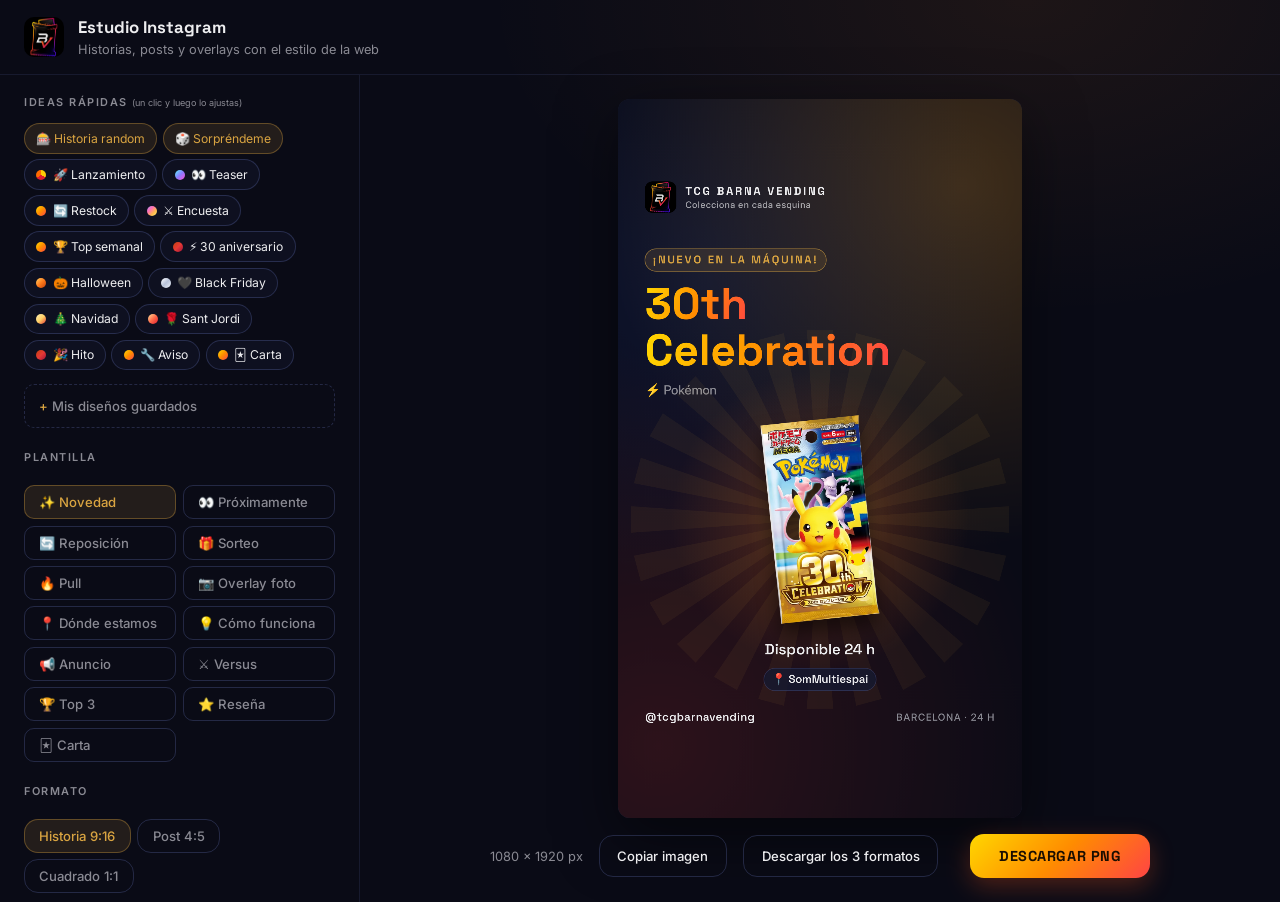
<file: editorhistorias/index.html>
<!DOCTYPE html>
<html lang="es">
<head>
  <meta charset="UTF-8" />
  <base href="/editorhistorias/" />
  <meta name="viewport" content="width=device-width, initial-scale=1.0" />
  <title>Estudio Instagram — TCG Barna Vending</title>
  <meta name="robots" content="noindex, nofollow" />

  <link rel="preconnect" href="https://fonts.googleapis.com" />
  <link rel="preconnect" href="https://fonts.gstatic.com" crossorigin />
  <link href="https://fonts.googleapis.com/css2?family=Space+Grotesk:wght@500;600;700&family=Inter:wght@400;500;600&display=swap" rel="stylesheet" />
  <link rel="stylesheet" href="estudio.css" />
</head>
<body>

  <header class="top">
    <img src="../imagenes/logo.png" alt="" />
    <div>
      <strong>Estudio Instagram</strong>
      <span>Historias, posts y overlays con el estilo de la web</span>
    </div>
  </header>

  <main class="layout">
    <!-- PANEL DE CONTROLES -->
    <aside class="panel">

      <!-- IDEAS RÁPIDAS -->
      <div class="grupo">
        <div class="fila-etiqueta">
          <span class="etiqueta">Ideas rápidas <small>(un clic y luego lo ajustas)</small></span>
          <button type="button" class="mini" id="btnDeshacer" hidden>↩︎ Deshacer</button>
        </div>
        <div class="ideas" id="ideas"></div>
        <details class="extra" id="misDisenos">
          <summary>Mis diseños guardados</summary>
          <div class="guardar">
            <input type="text" id="nombreDiseno" placeholder="Nombre del diseño" maxlength="40" />
            <button type="button" class="reset" id="btnGuardar">Guardar el actual</button>
          </div>
          <div class="ideas" id="listaDisenos"></div>
          <p class="nota">Se guardan textos, colores y fondo en este navegador (las fotos no).</p>
        </details>
      </div>

      <div class="grupo">
        <span class="etiqueta">Plantilla</span>
        <div class="tabs" data-name="template">
          <button type="button" data-value="novedad">✨ Novedad</button>
          <button type="button" data-value="proximamente">👀 Próximamente</button>
          <button type="button" data-value="reposicion">🔄 Reposición</button>
          <button type="button" data-value="sorteo">🎁 Sorteo</button>
          <button type="button" data-value="pull">🔥 Pull</button>
          <button type="button" data-value="overlay">📷 Overlay foto</button>
          <button type="button" data-value="donde">📍 Dónde estamos</button>
          <button type="button" data-value="info">💡 Cómo funciona</button>
          <button type="button" data-value="anuncio">📢 Anuncio</button>
          <button type="button" data-value="versus">⚔️ Versus</button>
          <button type="button" data-value="top">🏆 Top 3</button>
          <button type="button" data-value="resena">⭐ Reseña</button>
          <button type="button" data-value="carta">🃏 Carta</button>
        </div>
      </div>

      <div class="grupo">
        <span class="etiqueta">Formato</span>
        <div class="tabs" data-name="format">
          <button type="button" data-value="story">Historia 9:16</button>
          <button type="button" data-value="post">Post 4:5</button>
          <button type="button" data-value="square">Cuadrado 1:1</button>
        </div>
        <div class="checks" data-if="format=story">
          <label class="check"><input type="checkbox" name="safe" /> Dejar libre la zona que tapa Instagram</label>
          <label class="check"><input type="checkbox" name="guides" /> Ver esas zonas <small>(no salen en el PNG)</small></label>
        </div>
      </div>

      <div class="grupo">
        <span class="etiqueta">Colores</span>
        <div class="tabs swatches" data-name="theme"></div>
        <label class="campo" data-if="theme=custom">
          <span class="etiqueta">Tu color</span>
          <input type="color" name="customColor" />
        </label>
      </div>

      <!-- FONDO Y EFECTOS -->
      <div class="grupo" data-if="template!=overlay">
        <div class="fila-etiqueta">
          <span class="etiqueta">Fondo</span>
          <button type="button" class="mini" id="btnVariar" title="Recoloca estrellas, líneas, destellos y confeti">🎲 Otra variación</button>
        </div>
        <div class="tabs fondos" data-name="bg"></div>
        <div class="campo" data-if="bg=energia">
          <span class="etiqueta">Energía del fondo</span>
          <div class="tabs swatches" data-name="energy"></div>
          <label class="check"><input type="checkbox" name="energyTheme" /> Usar los colores del tema</label>
        </div>
        <label class="check"><input type="checkbox" name="animate" /> Animar el fondo <small>(para vídeo)</small></label>
        <label class="campo" data-if="animate=true">
          <span class="etiqueta">Duración del vídeo <small>(se repite en bucle sin cortes)</small></span>
          <select name="animDur">
            <option value="5">5 segundos</option>
            <option value="8">8 segundos</option>
            <option value="12">12 segundos</option>
            <option value="15">15 segundos</option>
          </select>
        </label>
        <div class="campo" data-if="bg=foto">
          <span class="etiqueta">Imagen de fondo</span>
          <input type="file" id="inputFondo" accept="image/*" />
          <div class="sliders dos">
            <label class="campo"><span class="etiqueta">Oscurecer</span><input type="range" name="bgDim" min="0" max="0.9" step="0.01" /></label>
            <label class="check"><input type="checkbox" name="bgBlur" /> Desenfocar</label>
          </div>
        </div>
        <span class="etiqueta">Decoración</span>
        <div class="tabs" data-name="deco">
          <button type="button" data-value="">Nada</button>
          <button type="button" data-value="destellos">✦ Destellos</button>
          <button type="button" data-value="confeti">🎊 Confeti</button>
          <button type="button" data-value="cartas">🃏 Cartas</button>
          <button type="button" data-value="burbujas">🫧 Burbujas</button>
        </div>
        <span class="etiqueta">Marco</span>
        <div class="tabs" data-name="frame">
          <button type="button" data-value="">Sin marco</button>
          <button type="button" data-value="foil">Foil</button>
          <button type="button" data-value="doble">Doble línea</button>
          <button type="button" data-value="esquinas">Esquinas</button>
          <button type="button" data-value="carta">Borde de carta</button>
        </div>
        <label class="campo" data-if="frame=carta">
          <span class="etiqueta">Color del borde</span>
          <select name="cardBorder">
            <option value="auto">Automático (amarillo)</option>
            <option value="amarillo">Amarillo</option>
            <option value="plata">Plateado</option>
            <option value="oro">Dorado</option>
            <option value="negro">Negro</option>
            <option value="arcoiris">Arcoíris</option>
            <option value="tema">Color del tema</option>
          </select>
        </label>
        <div class="checks">
          <label class="check"><input type="checkbox" name="grain" /> Textura de grano <small>(como la web)</small></label>
          <label class="check" data-if="template=novedad|proximamente|reposicion|sorteo|versus|top|carta"><input type="checkbox" name="shine" /> Brillo holográfico en los sobres</label>
        </div>
      </div>

      <!-- CABECERA Y PIE -->
      <div class="grupo">
        <span class="etiqueta">Cabecera y pie</span>
        <div class="checks">
          <label class="check"><input type="checkbox" name="showLogo" /> Logo</label>
          <label class="check"><input type="checkbox" name="showName" /> Nombre de la empresa <small>(TCG Barna Vending)</small></label>
        </div>
        <div class="dos">
          <label class="campo">
            <span class="etiqueta">Abajo izquierda</span>
            <input type="text" name="footLeft" />
          </label>
          <label class="campo">
            <span class="etiqueta">Abajo derecha</span>
            <input type="text" name="footRight" />
          </label>
        </div>
        <p class="nota">Deja un texto vacío para que no salga.</p>
      </div>

      <!-- NOVEDAD -->
      <div class="grupo" data-if="template=novedad">
        <label class="campo">
          <span class="etiqueta">Sobre</span>
          <select name="pack" data-pack-select></select>
        </label>
        <label class="campo">
          <span class="etiqueta">Etiqueta superior</span>
          <input type="text" name="novEyebrow" />
        </label>
        <label class="campo">
          <span class="etiqueta">Título <small>(vacío = nombre del sobre)</small></span>
          <input type="text" name="novTitle" />
        </label>
        <label class="campo">
          <span class="etiqueta">Subtítulo</span>
          <input type="text" name="novSub" />
        </label>
        <label class="campo">
          <span class="etiqueta">Sello</span>
          <select name="novSeal">
            <option value="">Sin sello</option>
            <option value="limitada">Edición limitada</option>
            <option value="ultimas">Últimas unidades</option>
            <option value="oferta">Oferta</option>
            <option value="agotado">Agotado</option>
            <option value="custom">Texto propio…</option>
          </select>
        </label>
        <label class="campo" data-if="novSeal=custom">
          <span class="etiqueta">Texto del sello</span>
          <input type="text" name="novSealText" placeholder="Ej.: 2 × 10 €" />
        </label>
      </div>

      <!-- PRÓXIMAMENTE -->
      <div class="grupo" data-if="template=proximamente">
        <label class="campo">
          <span class="etiqueta">Sobre</span>
          <select name="proxPack" data-pack-select></select>
        </label>
        <label class="check"><input type="checkbox" name="proxMystery" /> Misterio (silueta con «?»)</label>
        <label class="campo">
          <span class="etiqueta">Etiqueta superior</span>
          <input type="text" name="proxEyebrow" />
        </label>
        <label class="campo">
          <span class="etiqueta">Título <small>(vacío = nombre del sobre)</small></span>
          <input type="text" name="proxTitle" />
        </label>
        <label class="campo">
          <span class="etiqueta">Fecha de llegada</span>
          <input type="text" name="proxDate" />
        </label>
        <label class="campo">
          <span class="etiqueta">Subtítulo <small>(opcional)</small></span>
          <input type="text" name="proxSub" />
        </label>
      </div>

      <!-- REPOSICIÓN -->
      <div class="grupo" data-if="template=reposicion">
        <label class="campo">
          <span class="etiqueta">Etiqueta superior</span>
          <input type="text" name="repEyebrow" />
        </label>
        <label class="campo">
          <span class="etiqueta">Título</span>
          <input type="text" name="repTitle" />
        </label>
        <label class="campo">
          <span class="etiqueta">Fecha <small>(opcional)</small></span>
          <input type="text" name="repDate" />
        </label>
        <div class="campo">
          <span class="etiqueta">Sobres <small data-limit="repPacks"></small></span>
          <div class="lista-sobres" data-packs="repPacks"></div>
        </div>
      </div>

      <!-- SORTEO -->
      <div class="grupo" data-if="template=sorteo">
        <label class="campo">
          <span class="etiqueta">Etiqueta superior</span>
          <input type="text" name="sorEyebrow" />
        </label>
        <label class="campo">
          <span class="etiqueta">Título</span>
          <input type="text" name="sorTitle" />
        </label>
        <label class="campo">
          <span class="etiqueta">Cómo participar <small>(un paso por línea, máx. 4)</small></span>
          <textarea name="sorSteps" rows="4"></textarea>
        </label>
        <label class="campo">
          <span class="etiqueta">Fecha límite</span>
          <input type="text" name="sorDate" />
        </label>
        <div class="campo">
          <span class="etiqueta">Premio <small data-limit="sorPacks"></small></span>
          <div class="lista-sobres" data-packs="sorPacks"></div>
        </div>
      </div>

      <!-- FOTO (overlay y pull) -->
      <div class="grupo" data-if="template=overlay|pull">
        <label class="campo">
          <span class="etiqueta">Foto</span>
          <input type="file" id="inputFoto" accept="image/*" />
        </label>
        <div class="sliders">
          <label class="campo"><span class="etiqueta">Zoom</span><input type="range" name="photoZoom" min="1" max="2.5" step="0.01" /></label>
          <label class="campo"><span class="etiqueta">Horizontal</span><input type="range" name="photoX" min="-1" max="1" step="0.01" /></label>
          <label class="campo"><span class="etiqueta">Vertical</span><input type="range" name="photoY" min="-1" max="1" step="0.01" /></label>
        </div>
        <p class="nota">También puedes arrastrar la foto en la vista previa y hacer zoom con la rueda.</p>
      </div>

      <!-- PULL -->
      <div class="grupo" data-if="template=pull">
        <label class="campo">
          <span class="etiqueta">Etiqueta superior</span>
          <input type="text" name="pullEyebrow" />
        </label>
        <label class="campo">
          <span class="etiqueta">Carta</span>
          <input type="text" name="pullTitle" />
        </label>
        <label class="campo">
          <span class="etiqueta">Quién la sacó <small>(@usuario o nombre)</small></span>
          <input type="text" name="pullUser" />
        </label>
        <label class="campo">
          <span class="etiqueta">Subtítulo <small>(opcional)</small></span>
          <input type="text" name="pullSub" />
        </label>
      </div>

      <!-- OVERLAY FOTO -->
      <div class="grupo" data-if="template=overlay">
        <label class="campo">
          <span class="etiqueta">Etiqueta superior <small>(opcional)</small></span>
          <input type="text" name="ovEyebrow" />
        </label>
        <label class="campo">
          <span class="etiqueta">Título</span>
          <input type="text" name="ovTitle" />
        </label>
        <label class="campo">
          <span class="etiqueta">Subtítulo <small>(opcional)</small></span>
          <input type="text" name="ovSub" />
        </label>
        <label class="check"><input type="checkbox" name="ovFrame" /> Marco dorado</label>
        <label class="check"><input type="checkbox" name="ovOnly" /> Solo el overlay (fondo transparente)</label>
      </div>

      <!-- DÓNDE ESTAMOS -->
      <div class="grupo" data-if="template=donde">
        <label class="campo">
          <span class="etiqueta">Etiqueta superior</span>
          <input type="text" name="dondeEyebrow" />
        </label>
        <label class="campo">
          <span class="etiqueta">Título</span>
          <input type="text" name="dondeTitle" />
        </label>
        <label class="campo">
          <span class="etiqueta">Subtítulo <small>(opcional)</small></span>
          <input type="text" name="dondeSub" />
        </label>
        <div class="campo">
          <span class="etiqueta">Máquinas</span>
          <div class="checks" id="listaLocs"></div>
        </div>
      </div>

      <!-- CÓMO FUNCIONA -->
      <div class="grupo" data-if="template=info">
        <label class="campo">
          <span class="etiqueta">Etiqueta superior</span>
          <input type="text" name="infoEyebrow" />
        </label>
        <label class="campo">
          <span class="etiqueta">Título</span>
          <input type="text" name="infoTitle" />
        </label>
        <label class="campo">
          <span class="etiqueta">Pasos <small>(uno por línea: Título | descripción, máx. 4)</small></span>
          <textarea name="infoSteps" rows="5"></textarea>
        </label>
        <label class="check"><input type="checkbox" name="infoLangs" /> Mostrar los 4 idiomas</label>
      </div>

      <!-- ANUNCIO -->
      <div class="grupo" data-if="template=anuncio">
        <label class="campo">
          <span class="etiqueta">Etiqueta superior</span>
          <input type="text" name="anuEyebrow" />
        </label>
        <label class="campo">
          <span class="etiqueta">Destacado <small>(emoji, número o palabra corta; vacío = nada)</small></span>
          <input type="text" name="anuIcon" placeholder="Ej.: 🎉 · 1.000 · -20 %" />
        </label>
        <label class="campo">
          <span class="etiqueta">Título</span>
          <input type="text" name="anuTitle" />
        </label>
        <label class="campo">
          <span class="etiqueta">Texto <small>(un párrafo por línea, máx. 4)</small></span>
          <textarea name="anuText" rows="3"></textarea>
        </label>
        <label class="campo">
          <span class="etiqueta">Botón <small>(opcional)</small></span>
          <input type="text" name="anuCta" />
        </label>
      </div>

      <!-- VERSUS -->
      <div class="grupo" data-if="template=versus">
        <label class="campo">
          <span class="etiqueta">Etiqueta superior</span>
          <input type="text" name="vsEyebrow" />
        </label>
        <label class="campo">
          <span class="etiqueta">Pregunta</span>
          <input type="text" name="vsTitle" />
        </label>
        <div class="dos">
          <label class="campo">
            <span class="etiqueta">Sobre A</span>
            <select name="vsA" data-pack-select></select>
          </label>
          <label class="campo">
            <span class="etiqueta">Sobre B</span>
            <select name="vsB" data-pack-select></select>
          </label>
        </div>
        <label class="campo">
          <span class="etiqueta">Texto inferior <small>(opcional; deja sitio para la encuesta)</small></span>
          <input type="text" name="vsSub" />
        </label>
      </div>

      <!-- TOP 3 -->
      <div class="grupo" data-if="template=top">
        <label class="campo">
          <span class="etiqueta">Etiqueta superior</span>
          <input type="text" name="topEyebrow" />
        </label>
        <label class="campo">
          <span class="etiqueta">Título</span>
          <input type="text" name="topTitle" />
        </label>
        <label class="campo">
          <span class="etiqueta">Subtítulo <small>(opcional)</small></span>
          <input type="text" name="topSub" />
        </label>
        <div class="campo">
          <span class="etiqueta">Sobres <small data-limit="topPacks"></small></span>
          <div class="lista-sobres" data-packs="topPacks"></div>
        </div>
      </div>

      <!-- RESEÑA -->
      <div class="grupo" data-if="template=resena">
        <label class="campo">
          <span class="etiqueta">Etiqueta superior</span>
          <input type="text" name="resEyebrow" />
        </label>
        <label class="campo">
          <span class="etiqueta">Comentario del cliente <small>(pídele permiso)</small></span>
          <textarea name="resQuote" rows="3"></textarea>
        </label>
        <label class="campo">
          <span class="etiqueta">Quién lo dice</span>
          <input type="text" name="resUser" />
        </label>
        <label class="campo">
          <span class="etiqueta">Estrellas</span>
          <select name="resStars">
            <option value="5">★★★★★</option>
            <option value="4">★★★★</option>
            <option value="0">Sin estrellas</option>
          </select>
        </label>
      </div>

      <!-- CARTA -->
      <div class="grupo" data-if="template=carta">
        <span class="etiqueta">Edición</span>
        <div class="tabs" data-name="cardStyle"></div>
        <span class="etiqueta">Energía</span>
        <div class="tabs swatches" data-name="energy"></div>
        <label class="check"><input type="checkbox" name="energyTheme" /> Usar los colores del tema</label>
        <label class="campo">
          <span class="etiqueta">Borde</span>
          <select name="cardBorder">
            <option value="auto">Según la edición</option>
            <option value="amarillo">Amarillo</option>
            <option value="plata">Plateado</option>
            <option value="oro">Dorado</option>
            <option value="negro">Negro</option>
            <option value="arcoiris">Arcoíris</option>
            <option value="tema">Color del tema</option>
          </select>
        </label>
        <div class="dos">
          <label class="campo">
            <span class="etiqueta">Ilustración</span>
            <select name="cardArt">
              <option value="sobre">Un sobre</option>
              <option value="foto">Tu foto</option>
            </select>
          </label>
          <label class="campo" data-if="cardArt=sobre">
            <span class="etiqueta">Sobre</span>
            <select name="cardPack" data-pack-select></select>
          </label>
        </div>
        <div class="campo" data-if="cardArt=foto">
          <span class="etiqueta">Foto de la ilustración</span>
          <input type="file" id="inputFotoCarta" accept="image/*" />
          <div class="sliders">
            <label class="campo"><span class="etiqueta">Zoom</span><input type="range" name="photoZoom" min="1" max="2.5" step="0.01" /></label>
            <label class="campo"><span class="etiqueta">Horizontal</span><input type="range" name="photoX" min="-1" max="1" step="0.01" /></label>
            <label class="campo"><span class="etiqueta">Vertical</span><input type="range" name="photoY" min="-1" max="1" step="0.01" /></label>
          </div>
          <p class="nota">También puedes arrastrarla en la vista previa y hacer zoom con la rueda.</p>
        </div>
        <label class="campo">
          <span class="etiqueta">Nombre <small>(vacío = nombre del sobre)</small></span>
          <input type="text" name="cardName" />
        </label>
        <div class="dos">
          <label class="campo"><span class="etiqueta">PS</span><input type="text" name="cardHp" /></label>
          <label class="campo"><span class="etiqueta">Fase</span><input type="text" name="cardStage" /></label>
        </div>
        <label class="campo">
          <span class="etiqueta">Ataques <small>(uno por línea: nombre | daño | texto, máx. 2)</small></span>
          <textarea name="cardAttacks" rows="4"></textarea>
        </label>
        <label class="campo">
          <span class="etiqueta">Texto pequeño <small>(bajo la ilustración, o en el recuadro de las cartas a sangre)</small></span>
          <input type="text" name="cardInfo" />
        </label>
        <label class="campo">
          <span class="etiqueta">Etiqueta encima de la carta <small>(opcional)</small></span>
          <input type="text" name="cardEyebrow" />
        </label>
      </div>

      <!-- UBICACIÓN -->
      <div class="grupo" data-if="template=novedad|proximamente|reposicion|pull|overlay|top|resena|carta">
        <label class="campo">
          <span class="etiqueta">Ubicación</span>
          <select name="location" id="selectLocation"></select>
        </label>
        <label class="campo" data-if="location=otra">
          <span class="etiqueta">Otra ubicación</span>
          <input type="text" name="locationCustom" />
        </label>
      </div>

      <!-- SOBRE PERSONALIZADO -->
      <details class="grupo extra" data-if="template=novedad|proximamente|reposicion|sorteo|versus|top|carta">
        <summary>Sobre que no está en la lista</summary>
        <label class="campo">
          <span class="etiqueta">Imagen del sobre <small>(PNG con fondo transparente)</small></span>
          <input type="file" id="inputSobre" accept="image/*" />
        </label>
        <label class="campo">
          <span class="etiqueta">Nombre</span>
          <input type="text" name="customName" />
        </label>
        <label class="campo">
          <span class="etiqueta">Juego</span>
          <select name="customBrand">
            <option value="pokemon">Pokémon</option>
            <option value="onepiece">One Piece</option>
            <option value="dragonball">Dragon Ball</option>
          </select>
        </label>
        <button type="button" class="reset" id="btnQuitarSobre" hidden>Quitar sobre personalizado</button>
      </details>

      <!-- TEXTO DEL POST -->
      <div class="grupo">
        <label class="campo">
          <span class="etiqueta">Texto para la publicación <small>(se rehace al cambiar el diseño)</small></span>
          <textarea id="caption" rows="7"></textarea>
        </label>
        <button type="button" class="reset" id="btnCopiarTexto">Copiar texto</button>
      </div>

      <button type="button" class="reset" id="btnReset">Restablecer textos</button>
    </aside>

    <!-- VISTA PREVIA -->
    <section class="preview">
      <div class="lienzo-wrap">
        <canvas id="lienzo" width="1080" height="1920"></canvas>
      </div>
      <div class="acciones">
        <span class="medidas" id="medidas"></span>
        <button type="button" class="secundario" id="btnCopiarImagen">Copiar imagen</button>
        <button type="button" class="secundario" id="btnTodos">Descargar los 3 formatos</button>
        <span data-if="template!=overlay"><button type="button" class="secundario" id="btnVideo" data-if="animate=true">Descargar vídeo</button></span>
        <button type="button" class="descargar" id="btnDescargar" title="Atajo: ⌘S / Ctrl+S">Descargar PNG</button>
        <span class="aviso" id="aviso" role="status"></span>
      </div>
    </section>
  </main>

  <script src="mp4.js"></script>
  <script src="estudio.js"></script>
</body>
</html>
</file>
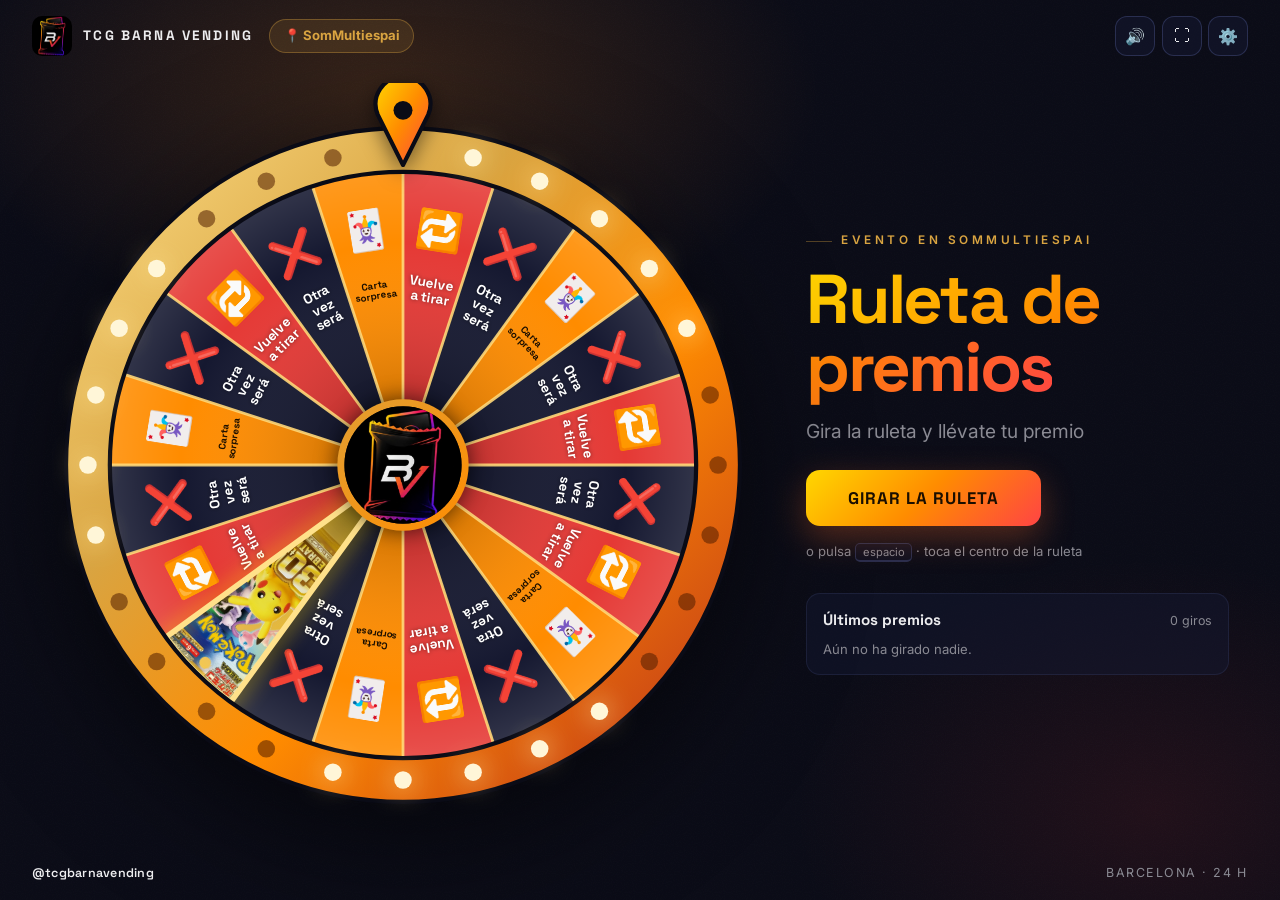
<file: ruleta/index.html>
<!DOCTYPE html>
<html lang="es">
<head>
  <meta charset="UTF-8" />
  <base href="/ruleta/" />
  <!-- en local (/web_barnavending/ruleta/) la base es la propia carpeta -->
  <script>if (!location.pathname.startsWith('/ruleta')) document.querySelector('base').href = location.pathname.replace(/[^/]*$/, '');</script>
  <meta name="viewport" content="width=device-width, initial-scale=1.0, viewport-fit=cover" />
  <title>Ruleta de premios — TCG Barna Vending</title>
  <meta name="robots" content="noindex, nofollow" />
  <meta name="theme-color" content="#0A0B16" />
  <link rel="icon" href="data:image/svg+xml,<svg xmlns='http://www.w3.org/2000/svg' viewBox='0 0 100 100'><path d='M10 50 A40 40 0 0 1 90 50Z' fill='%23E53935'/><path d='M10 50 A40 40 0 0 0 90 50Z' fill='%23fff'/><circle cx='50' cy='50' r='40' fill='none' stroke='%23222' stroke-width='5'/><line x1='10' y1='50' x2='90' y2='50' stroke='%23222' stroke-width='5'/><circle cx='50' cy='50' r='13' fill='%23222'/><circle cx='50' cy='50' r='8' fill='%23fff'/></svg>" />
  <link rel="preconnect" href="https://fonts.googleapis.com" />
  <link rel="preconnect" href="https://fonts.gstatic.com" crossorigin />
  <link href="https://fonts.googleapis.com/css2?family=Space+Grotesk:wght@500;600;700&family=Inter:wght@400;500;600&display=swap" rel="stylesheet" />
  <link rel="stylesheet" href="ruleta.css?v=8" />
</head>
<body>

  <header class="top">
    <a class="marca" href="https://tcgbarnavending.com/" target="_blank" rel="noopener">
      <img src="../imagenes/logo.png" alt="" />
      <span>TCG Barna Vending</span>
    </a>
    <span class="lugar">📍 <b id="lugar">SomMultiespai</b></span>
    <div class="top-botones">
      <button type="button" class="icono" id="btnSonido" title="Sonido">🔊</button>
      <button type="button" class="icono" id="btnPantalla" title="Pantalla completa">⛶</button>
      <button type="button" class="icono" id="btnAjustes" title="Premios y ajustes">⚙️</button>
    </div>
  </header>

  <main class="escenario">
    <!-- LA RULETA -->
    <section class="ruleta-zona">
      <div class="ruleta" id="ruleta">
        <svg class="puntero" id="puntero" viewBox="0 0 60 80" aria-hidden="true">
          <defs>
            <linearGradient id="foil" x1="0" y1="0" x2="1" y2="1">
              <stop offset="0" stop-color="#FFD700" /><stop offset=".5" stop-color="#FF8C00" /><stop offset="1" stop-color="#FF4444" />
            </linearGradient>
          </defs>
          <path d="M30 78 L6 30 A26 26 0 1 1 54 30 Z" fill="url(#foil)" stroke="#0A0B16" stroke-width="4" stroke-linejoin="round" />
          <circle cx="30" cy="26" r="9" fill="#0A0B16" />
        </svg>
        <canvas id="rueda" aria-label="Ruleta de premios"></canvas>
        <button type="button" class="centro" id="centro" aria-label="Girar la ruleta"></button>
      </div>
    </section>

    <!-- TEXTOS, BOTÓN Y ÚLTIMOS PREMIOS -->
    <section class="lado">
      <span class="eyebrow" id="eyebrow">Evento en SomMultiespai</span>
      <h1 id="titulo"><span class="text-grad">Ruleta de premios</span></h1>
      <p class="sub" id="sub">Gira la ruleta y llévate tu premio</p>
      <button type="button" class="btn-girar" id="btnGirar">Girar la ruleta</button>
      <p class="pista">o pulsa <kbd>espacio</kbd> · toca el centro de la ruleta</p>

      <div class="quedan" id="quedan"></div>

      <div class="historial">
        <div class="historial-cabecera">
          <strong>Últimos premios</strong>
          <span id="giros">0 giros</span>
        </div>
        <ol id="historial"></ol>
      </div>
    </section>
  </main>

  <footer class="pie">
    <span>@tcgbarnavending</span>
    <span>Barcelona · 24 h</span>
  </footer>

  <!-- PREMIO -->
  <div class="premio" id="premio" hidden>
    <div class="premio-carta" role="dialog" aria-live="assertive" aria-labelledby="premioNombre">
      <span class="premio-eyebrow" id="premioEyebrow">¡Enhorabuena!</span>
      <div class="premio-emoji" id="premioEmoji">🎁</div>
      <h2 id="premioNombre" class="text-grad">Sobre gratis</h2>
      <p id="premioMensaje">Enséñale esta pantalla a nuestro equipo</p>
      <button type="button" class="btn-girar" id="btnSeguir">Seguir</button>
    </div>
  </div>
  <canvas class="confeti" id="confeti" aria-hidden="true"></canvas>

  <!-- AJUSTES -->
  <aside class="ajustes" id="ajustes" hidden>
    <div class="ajustes-cabecera">
      <strong>⚙️ Premios y ajustes</strong>
      <button type="button" class="icono" id="btnCerrarAjustes" title="Cerrar">✕</button>
    </div>
    <div class="ajustes-cuerpo">
      <label class="campo"><span>Etiqueta de arriba</span><input type="text" data-k="eyebrow" maxlength="40" /></label>
      <label class="campo"><span>Título</span><input type="text" data-k="title" maxlength="40" /></label>
      <label class="campo"><span>Subtítulo</span><input type="text" data-k="sub" maxlength="80" /></label>
      <label class="campo"><span>Sitio</span><input type="text" data-k="place" maxlength="40" /></label>
      <label class="campo"><span>Mensaje al ganar</span><input type="text" data-k="message" maxlength="80" /></label>

      <div class="premios-cabecera">
        <strong>Premios</strong>
        <small>Probabilidad: cuanto más alta, más sale · Quedan: vacío = sin límite · si se acaban, desaparecen de la ruleta · Quesitos: en cuántas porciones se reparte por la rueda (no cambia la probabilidad)</small>
      </div>
      <div class="premios" id="listaPremios"></div>
      <button type="button" class="btn-sec" id="btnAnadir">＋ Añadir premio</button>

      <label class="check"><input type="checkbox" data-k="sizeByOdds" /> Porciones del tamaño de su probabilidad</label>

      <div class="ajustes-acciones">
        <button type="button" class="btn-sec" id="btnBorrarHistorial">Borrar el historial</button>
        <button type="button" class="btn-sec" id="btnEjemplo">Volver a los premios de ejemplo</button>
      </div>
      <p class="nota">Todo se guarda en este navegador. Si el dispositivo se apaga o recargas la página, sigue igual.</p>
    </div>
  </aside>

  <script src="ruleta.js?v=8"></script>
</body>
</html>
</file>
<file: editorhistorias/estudio.css>
/* Estudio Instagram — mismos colores y tipografías que la web */
:root {
  --accent:      #D9A441;
  --accent-soft: rgba(217, 164, 65, .12);
  --accent-line: rgba(217, 164, 65, .35);
  --dark:    #0A0B16;
  --dark2:   #0E1020;
  --card-bg: #151830;
  --text:    #EDEDEF;
  --muted:   #8A8A93;
  --line:        rgba(140,160,255,.10);
  --line-strong: rgba(140,160,255,.20);
  --foil: linear-gradient(135deg, #FFD700 0%, #FF8C00 50%, #FF4444 100%);
  --radius: 14px;
  --font-display: 'Space Grotesk', system-ui, sans-serif;
  --font-body: 'Inter', system-ui, sans-serif;
}

* { box-sizing: border-box; margin: 0; padding: 0; }
[hidden] { display: none !important; }

body {
  min-height: 100vh;
  background: radial-gradient(ellipse 60% 50% at 80% 0%, rgba(255,140,30,.08), transparent 70%), var(--dark);
  color: var(--text);
  font-family: var(--font-body);
}

.top {
  display: flex;
  align-items: center;
  gap: .9rem;
  padding: 1rem 1.5rem;
  border-bottom: 1px solid var(--line);
}
.top img { width: 40px; height: 40px; border-radius: 10px; }
.top strong { display: block; font-family: var(--font-display); font-size: 1.05rem; }
.top span { color: var(--muted); font-size: .8rem; }

.layout {
  display: grid;
  grid-template-columns: 360px 1fr;
  min-height: calc(100vh - 73px);
}

/* ── PANEL ───────────────────────────── */
.panel {
  padding: 1.25rem 1.5rem 2rem;
  border-right: 1px solid var(--line);
  display: flex;
  flex-direction: column;
  gap: 1.4rem;
  overflow-y: auto;
  max-height: calc(100vh - 73px);
}
.grupo { display: flex; flex-direction: column; gap: .9rem; }
.grupo[hidden], .campo[hidden] { display: none; }

.etiqueta {
  display: block;
  font-size: .68rem;
  font-weight: 600;
  letter-spacing: .14em;
  text-transform: uppercase;
  color: var(--muted);
}
.etiqueta small { text-transform: none; letter-spacing: 0; font-weight: 400; }

.campo { display: flex; flex-direction: column; gap: .4rem; }
.campo input[type="text"],
.campo select,
.campo textarea {
  width: 100%;
  padding: .65rem .8rem;
  background: var(--dark2);
  border: 1px solid var(--line-strong);
  border-radius: 8px;
  color: var(--text);
  font: inherit;
  font-size: .9rem;
}
.campo input[type="text"]:focus,
.campo select:focus,
.campo textarea:focus { outline: none; border-color: var(--accent); }
.campo textarea { resize: vertical; line-height: 1.45; font-size: .85rem; }
.campo input[type="file"] { font-size: .8rem; color: var(--muted); }
.campo input[type="range"] { accent-color: var(--accent); }

.sliders { display: grid; grid-template-columns: repeat(3, 1fr); gap: .6rem; }

.check { display: flex; align-items: center; gap: .55rem; font-size: .88rem; cursor: pointer; }
.check input { accent-color: var(--accent); width: 16px; height: 16px; flex: none; }
.check small { color: var(--muted); font-size: .75rem; }
.checks { display: flex; flex-direction: column; gap: .55rem; }
.checks[hidden] { display: none; }
.nota { color: var(--muted); font-size: .75rem; line-height: 1.4; }

/* bloque plegable (sobre personalizado) */
.extra {
  padding: .8rem .9rem;
  border: 1px dashed var(--line-strong);
  border-radius: 10px;
}
.extra summary {
  cursor: pointer;
  font-size: .82rem;
  font-weight: 500;
  color: var(--muted);
  list-style: none;
}
.extra summary::before { content: '+ '; color: var(--accent); }
.extra[open] summary::before { content: '− '; }
.extra summary:hover { color: var(--text); }

.tabs { display: flex; flex-wrap: wrap; gap: .4rem; margin-top: .4rem; }
.tabs button {
  padding: .5rem .9rem;
  border: 1px solid var(--line-strong);
  border-radius: var(--radius);
  background: transparent;
  color: var(--muted);
  font: inherit;
  font-size: .82rem;
  font-weight: 500;
  cursor: pointer;
}
.tabs button:hover { color: var(--text); }
.tabs button.is-active { color: var(--accent); border-color: var(--accent-line); background: var(--accent-soft); }
.tabs[data-name="template"] { display: grid; grid-template-columns: 1fr 1fr; }
.tabs[data-name="template"] button { text-align: left; border-radius: 10px; }

.lista-sobres {
  display: grid;
  grid-template-columns: repeat(4, 1fr);
  gap: .4rem;
}
.lista-sobres label {
  position: relative;
  display: flex;
  flex-direction: column;
  align-items: center;
  gap: .25rem;
  padding: .4rem .2rem;
  border: 1px solid var(--line);
  border-radius: 8px;
  cursor: pointer;
  font-size: .6rem;
  color: var(--muted);
  text-align: center;
  line-height: 1.2;
}
.lista-sobres img { height: 52px; object-fit: contain; }
.lista-sobres input { position: absolute; opacity: 0; pointer-events: none; }
.lista-sobres label:has(input:checked) { border-color: var(--accent); background: var(--accent-soft); color: var(--text); }
.lista-sobres label:has(input:disabled) { opacity: .35; cursor: not-allowed; }

.reset {
  align-self: flex-start;
  padding: .5rem .9rem;
  background: transparent;
  border: 1px solid var(--line-strong);
  border-radius: 8px;
  color: var(--muted);
  font: inherit;
  font-size: .8rem;
  cursor: pointer;
}
.reset:hover { color: var(--text); }

/* etiqueta con un botón pequeño a la derecha */
.fila-etiqueta { display: flex; align-items: center; justify-content: space-between; gap: .5rem; }
.mini {
  padding: 0;
  background: none;
  border: none;
  color: var(--muted);
  font: inherit;
  font-size: .72rem;
  white-space: nowrap;
  cursor: pointer;
}
.mini:hover { color: var(--accent); }

/* ideas rápidas y diseños guardados */
.ideas { display: flex; flex-wrap: wrap; gap: .35rem; }
.ideas button {
  display: inline-flex;
  align-items: center;
  gap: .4rem;
  padding: .42rem .7rem;
  border: 1px solid var(--line-strong);
  border-radius: 999px;
  background: var(--dark2);
  color: var(--text);
  font: inherit;
  font-size: .76rem;
  cursor: pointer;
}
.ideas button:hover { border-color: var(--accent-line); color: var(--accent); }
.ideas i { width: 10px; height: 10px; border-radius: 50%; flex: none; }
.ideas .sorpresa { border-color: var(--accent-line); background: var(--accent-soft); color: var(--accent); }
.guardado { display: inline-flex; }
.ideas .guardado button:first-child { border-radius: 999px 0 0 999px; }
.ideas .guardado button + button { border-left: none; border-radius: 0 999px 999px 0; padding-inline: .55rem; color: var(--muted); }
.ideas .guardado button + button:hover { color: #FF6B6B; }
.guardar { display: flex; gap: .4rem; margin: .8rem 0 .6rem; }
.guardar input {
  flex: 1;
  min-width: 0;
  padding: .5rem .7rem;
  background: var(--dark2);
  border: 1px solid var(--line-strong);
  border-radius: 8px;
  color: var(--text);
  font: inherit;
  font-size: .82rem;
}
.guardar input:focus { outline: none; border-color: var(--accent); }
.extra .nota { margin-top: .6rem; }

/* muestras de color y fondos con miniatura */
.swatches { display: grid; grid-template-columns: repeat(4, 1fr); gap: .35rem; }
.swatches button {
  display: flex;
  flex-direction: column;
  align-items: center;
  gap: .4rem;
  padding: .6rem .2rem .45rem;
  border-radius: 10px;
  font-size: .66rem;
  line-height: 1.15;
  text-align: center;
}
.swatches i {
  width: 30px;
  height: 30px;
  border-radius: 50%;
  box-shadow: 0 0 0 3px var(--base, var(--dark)), 0 0 0 4px var(--line-strong);
}
.fondos { display: grid; grid-template-columns: repeat(5, 1fr); gap: .35rem; }
.fondos button {
  display: flex;
  flex-direction: column;
  align-items: center;
  gap: .3rem;
  padding: .3rem .3rem .4rem;
  border-radius: 10px;
  font-size: .64rem;
}
.fondos canvas { display: block; width: 100%; aspect-ratio: 1; border-radius: 6px; }
.swatches canvas { width: 34px; height: 34px; }

.dos { display: grid; grid-template-columns: 1fr 1fr; gap: .6rem; }
.sliders.dos { grid-template-columns: 1fr auto; align-items: end; }
.campo input[type="color"] {
  width: 100%;
  height: 42px;
  padding: 4px;
  background: var(--dark2);
  border: 1px solid var(--line-strong);
  border-radius: 8px;
  cursor: pointer;
}

/* puesto de cada sobre en el Top 3 */
.lista-sobres label[data-rank]::before {
  content: attr(data-rank);
  position: absolute;
  top: 4px;
  left: 4px;
  width: 18px;
  height: 18px;
  display: grid;
  place-items: center;
  border-radius: 50%;
  background: var(--foil);
  color: #1a0e00;
  font-size: .62rem;
  font-weight: 700;
}

/* ── VISTA PREVIA ────────────────────── */
.preview {
  display: flex;
  flex-direction: column;
  align-items: center;
  justify-content: center;
  gap: 1rem;
  padding: 1.5rem;
  max-height: calc(100vh - 73px);
}
.lienzo-wrap {
  flex: 1;
  min-height: 0;
  display: flex;
  align-items: center;
  justify-content: center;
  width: 100%;
}
#lienzo {
  max-width: 100%;
  max-height: 100%;
  border-radius: 12px;
  box-shadow: 0 20px 60px rgba(0,0,0,.5);
  /* cuadrícula de fondo para ver la transparencia del overlay */
  background: repeating-conic-gradient(#1b1d33 0% 25%, #23263f 0% 50%) 50% / 24px 24px;
}
.acciones { position: relative; display: flex; flex-wrap: wrap; align-items: center; justify-content: center; gap: .75rem 1rem; }
.secundario {
  padding: .75rem 1.1rem;
  border: 1px solid var(--line-strong);
  border-radius: var(--radius);
  background: transparent;
  color: var(--text);
  font: inherit;
  font-size: .82rem;
  font-weight: 500;
  cursor: pointer;
}
.secundario:hover { border-color: var(--accent-line); color: var(--accent); }
.aviso {
  position: absolute;
  left: 50%;
  bottom: calc(100% + .6rem);
  transform: translate(-50%, 6px);
  padding: .45rem .9rem;
  border-radius: 999px;
  background: var(--card-bg);
  border: 1px solid var(--accent-line);
  color: var(--accent);
  font-size: .8rem;
  white-space: nowrap;
  opacity: 0;
  pointer-events: none;
  transition: opacity .2s, transform .2s;
}
.aviso.visible { opacity: 1; transform: translate(-50%, 0); }
#lienzo.movible { cursor: grab; touch-action: none; }
#lienzo.arrastrando { cursor: grabbing; }
.medidas { color: var(--muted); font-size: .8rem; }
.descargar {
  padding: .8rem 1.8rem;
  border: none;
  border-radius: var(--radius);
  background: var(--foil);
  color: #1a0e00;
  font-family: var(--font-display);
  font-weight: 700;
  font-size: .9rem;
  letter-spacing: .04em;
  text-transform: uppercase;
  cursor: pointer;
  box-shadow: 0 8px 24px rgba(255, 90, 30, .28);
}
.descargar:hover { filter: brightness(1.08); }

@media (max-width: 860px) {
  .layout { grid-template-columns: 1fr; }
  .panel { max-height: none; border-right: none; border-bottom: 1px solid var(--line); }
  .preview { max-height: none; }
  #lienzo { max-height: 75vh; }
}
</file>
<file: ruleta/ruleta.css>
/* Ruleta de premios — mismos colores, tipografías y botones que la web */
:root {
  --accent:      #D9A441;
  --accent-soft: rgba(217, 164, 65, .12);
  --accent-line: rgba(217, 164, 65, .35);
  --dark:    #0A0B16;
  --dark2:   #0E1020;
  --card-bg: #151830;
  --text:    #EDEDEF;
  --muted:   #8A8A93;
  --line:        rgba(140,160,255,.10);
  --line-strong: rgba(140,160,255,.20);
  --foil: linear-gradient(135deg, #FFD700 0%, #FF8C00 50%, #FF4444 100%);
  --radius: 14px;
  --font-display: 'Space Grotesk', 'Segoe UI', system-ui, sans-serif;
  --font-body:    'Inter', 'Segoe UI', system-ui, sans-serif;
}

*, *::before, *::after { box-sizing: border-box; margin: 0; padding: 0; }
[hidden] { display: none !important; }

body {
  min-height: 100svh;
  display: flex;
  flex-direction: column;
  font-family: var(--font-body);
  color: var(--text);
  -webkit-font-smoothing: antialiased;
  line-height: 1.5;
  overflow-x: hidden;
  background:
    radial-gradient(ellipse 55% 45% at 30% 10%, rgba(255,140,30,.18) 0%, transparent 62%),
    radial-gradient(ellipse 40% 40% at 90% 90%, rgba(229,57,53,.10) 0%, transparent 70%),
    var(--dark);
}
/* grano fino de fondo, como el reverso mate de una carta (igual que la portada) */
body::before {
  content: '';
  position: fixed;
  inset: 0;
  opacity: .5;
  background-image: url("data:image/svg+xml,%3Csvg xmlns='http://www.w3.org/2000/svg' width='90' height='90'%3E%3Cfilter id='n'%3E%3CfeTurbulence type='fractalNoise' baseFrequency='.9' numOctaves='2' stitchTiles='stitch'/%3E%3C/filter%3E%3Crect width='100%25' height='100%25' filter='url(%23n)' opacity='.05'/%3E%3C/svg%3E");
  pointer-events: none;
  z-index: 0;
}
h1, h2 { font-family: var(--font-display); letter-spacing: -.02em; }
.text-grad { background: var(--foil); -webkit-background-clip: text; -webkit-text-fill-color: transparent; background-clip: text; }
kbd {
  padding: .05rem .4rem;
  border: 1px solid var(--line-strong);
  border-bottom-width: 2px;
  border-radius: 5px;
  background: var(--dark2);
  font: inherit;
  font-size: .85em;
}

/* ── CABECERA ── */
.top {
  position: relative;
  z-index: 2;
  display: flex;
  align-items: center;
  gap: 1rem;
  padding: 1rem clamp(1rem, 3vw, 2rem);
}
.marca { display: flex; align-items: center; gap: .7rem; color: var(--text); text-decoration: none; }
.marca img { width: 40px; height: 40px; border-radius: 10px; }
.marca span { font-family: var(--font-display); font-weight: 700; letter-spacing: .16em; text-transform: uppercase; font-size: .85rem; }
.lugar {
  padding: .4rem .85rem;
  border: 1px solid var(--accent-line);
  border-radius: 999px;
  background: var(--accent-soft);
  color: var(--accent);
  font-size: .82rem;
  font-weight: 600;
}
.top-botones { margin-left: auto; display: flex; gap: .4rem; }
.icono {
  width: 40px;
  height: 40px;
  display: grid;
  place-items: center;
  border: 1px solid var(--line-strong);
  border-radius: 12px;
  background: rgba(21, 24, 48, .6);
  color: var(--text);
  font-size: 1rem;
  cursor: pointer;
  transition: border-color .2s, background .2s;
}
.icono:hover { border-color: var(--accent-line); background: var(--accent-soft); }

/* ── ESCENARIO: ruleta a la izquierda, textos a la derecha ── */
.escenario {
  position: relative;
  z-index: 1;
  flex: 1;
  display: grid;
  grid-template-columns: minmax(0, 1.25fr) minmax(300px, .75fr);
  align-items: center;
  gap: clamp(1rem, 4vw, 4rem);
  padding: 0 clamp(1rem, 4vw, 4rem) 1rem;
}
.ruleta-zona { display: flex; justify-content: center; align-items: center; min-width: 0; }
.ruleta {
  position: relative;
  width: min(78svh, 100%, 860px);
  aspect-ratio: 1;
  margin-top: 1.5rem;
}
.ruleta canvas { display: block; width: 100%; height: 100%; filter: drop-shadow(0 30px 60px rgba(0,0,0,.55)); }
.puntero {
  position: absolute;
  z-index: 2;
  top: -4.5%;
  left: 50%;
  width: 9%;
  transform: translateX(-50%);
  transform-origin: 50% 32%;
  filter: drop-shadow(0 6px 10px rgba(0,0,0,.5));
  transition: transform .12s ease-out;
}
.puntero.toque { transform: translateX(-50%) rotate(-16deg); transition: none; }
.centro {
  position: absolute;
  inset: 41%;
  border: 0;
  border-radius: 50%;
  background: transparent;
  cursor: pointer;
}
.centro:focus-visible { outline: 3px solid var(--accent); outline-offset: 4px; }

.lado { display: flex; flex-direction: column; align-items: flex-start; gap: 1rem; max-width: 520px; }
.eyebrow {
  display: inline-flex;
  align-items: center;
  gap: .55rem;
  font-size: .74rem;
  font-weight: 600;
  letter-spacing: .3em;
  text-transform: uppercase;
  color: var(--accent);
}
.eyebrow::before { content: ''; width: 26px; height: 1px; background: var(--accent-line); }
.lado h1 { font-size: clamp(2.6rem, 5.4vw, 5rem); font-weight: 700; line-height: .98; letter-spacing: -.04em; }
.sub { color: var(--muted); font-size: clamp(1rem, 1.6vw, 1.2rem); }

/* el botón de la web (blanco que pasa a foil con un brillo) */
.btn-girar {
  position: relative;
  margin-top: .5rem;
  padding: 1.05rem 2.6rem;
  border: 0;
  border-radius: var(--radius);
  background: var(--foil);
  color: #1a0e00;
  font-family: var(--font-display);
  font-size: 1.05rem;
  font-weight: 700;
  letter-spacing: .06em;
  text-transform: uppercase;
  cursor: pointer;
  overflow: hidden;
  box-shadow: 0 12px 34px rgba(255, 110, 40, .3);
  transition: transform .2s, filter .2s, opacity .2s;
}
.btn-girar::after {
  content: '';
  position: absolute;
  top: 0; left: -60%;
  width: 40%; height: 100%;
  background: linear-gradient(115deg, transparent, rgba(255,255,255,.6), transparent);
  transform: skewX(-20deg);
  animation: brillo 3.2s ease-in-out infinite;
  pointer-events: none;
}
@keyframes brillo { 0%, 55% { left: -60%; } 100% { left: 130%; } }
.btn-girar:hover { transform: translateY(-2px); filter: brightness(1.06); }
.btn-girar:disabled { opacity: .55; cursor: wait; transform: none; }
.btn-girar:disabled::after { animation: none; }
.pista { color: var(--muted); font-size: .82rem; }
@media (pointer: coarse) { .pista { display: none; } }

.quedan { display: flex; flex-wrap: wrap; gap: .4rem; }
.quedan span {
  padding: .3rem .7rem;
  border: 1px solid var(--line-strong);
  border-radius: 999px;
  background: rgba(21, 24, 48, .7);
  font-size: .8rem;
}
.quedan span.pocos { border-color: rgba(255, 90, 60, .55); color: #FFB199; }

.historial {
  width: 100%;
  padding: .9rem 1rem;
  border: 1px solid var(--line);
  border-radius: var(--radius);
  background: rgba(21, 24, 48, .55);
}
.historial-cabecera { display: flex; justify-content: space-between; align-items: baseline; margin-bottom: .5rem; }
.historial-cabecera strong { font-family: var(--font-display); font-size: .95rem; }
.historial-cabecera span { color: var(--muted); font-size: .78rem; }
.historial ol { list-style: none; display: flex; flex-direction: column; gap: .3rem; max-height: 168px; overflow-y: auto; }
.historial li { display: flex; gap: .55rem; align-items: center; font-size: .88rem; }
.historial li time { margin-left: auto; color: var(--muted); font-size: .75rem; font-variant-numeric: tabular-nums; }
.historial li.vacio { color: var(--muted); font-size: .82rem; }

.pie {
  position: relative;
  z-index: 1;
  display: flex;
  justify-content: space-between;
  padding: .8rem clamp(1rem, 3vw, 2rem) 1.1rem;
  color: var(--muted);
  font-size: .78rem;
  letter-spacing: .12em;
  text-transform: uppercase;
}
.pie span:first-child { color: var(--text); letter-spacing: .02em; text-transform: none; font-family: var(--font-display); font-weight: 600; }

/* ── PREMIO ── */
.premio {
  position: fixed;
  inset: 0;
  z-index: 20;
  display: grid;
  place-items: center;
  padding: 1.5rem;
  background: rgba(5, 6, 14, .72);
  backdrop-filter: blur(6px);
  animation: aparece .25s ease-out;
}
.premio-carta {
  position: relative;
  width: min(460px, 100%);
  padding: 2.4rem 2rem 2rem;
  border-radius: 22px;
  background: linear-gradient(var(--card-bg), var(--card-bg)) padding-box, var(--foil) border-box;
  border: 3px solid transparent;
  text-align: center;
  box-shadow: 0 30px 90px rgba(0,0,0,.6), 0 0 80px rgba(255,140,30,.25);
  animation: salta .55s cubic-bezier(.2, 1.4, .4, 1);
}
.premio-eyebrow { color: var(--accent); font-size: .78rem; font-weight: 600; letter-spacing: .3em; text-transform: uppercase; }
.premio-emoji { font-size: clamp(4.5rem, 14vw, 7rem); line-height: 1.15; margin: .4rem 0 .2rem; animation: gira 1.2s ease-out; }
.premio-emoji.con-foto { line-height: 0; margin: .6rem 0 1rem; }
.premio-emoji.con-foto img { height: clamp(11rem, 34vh, 17rem); width: auto; filter: drop-shadow(0 0 28px rgba(255, 200, 60, .65)) drop-shadow(0 14px 30px rgba(0,0,0,.6)); }
.premio h2 { font-size: clamp(2rem, 6vw, 2.8rem); line-height: 1.05; margin-bottom: .7rem; }
.premio p { color: var(--muted); margin-bottom: 1.4rem; }
.premio.sin-premio .premio-carta { background: linear-gradient(var(--card-bg), var(--card-bg)) padding-box, linear-gradient(135deg, #3A3F66, #1C2042) border-box; box-shadow: 0 30px 90px rgba(0,0,0,.6); }
@keyframes aparece { from { opacity: 0; } }
@keyframes salta { from { transform: scale(.7) translateY(20px); opacity: 0; } }
@keyframes gira { from { transform: scale(.3) rotate(-30deg); } }
.confeti { position: fixed; inset: 0; z-index: 30; width: 100%; height: 100%; pointer-events: none; }

/* ── AJUSTES ── */
.ajustes {
  position: fixed;
  z-index: 40;
  top: 0; right: 0; bottom: 0;
  width: min(560px, 100%);
  display: flex;
  flex-direction: column;
  background: var(--dark2);
  border-left: 1px solid var(--line-strong);
  box-shadow: -30px 0 80px rgba(0,0,0,.5);
  animation: entra .25s ease-out;
}
@keyframes entra { from { transform: translateX(40px); opacity: 0; } }
.ajustes-cabecera { display: flex; align-items: center; justify-content: space-between; padding: 1rem 1.2rem; border-bottom: 1px solid var(--line); }
.ajustes-cabecera strong { font-family: var(--font-display); font-size: 1.05rem; }
.ajustes-cuerpo { flex: 1; overflow-y: auto; display: flex; flex-direction: column; gap: .9rem; padding: 1.1rem 1.2rem 2rem; }
.campo { display: flex; flex-direction: column; gap: .35rem; }
.campo span, .premios-cabecera strong { font-size: .7rem; font-weight: 600; letter-spacing: .14em; text-transform: uppercase; color: var(--muted); }
input[type="text"], input[type="number"] {
  width: 100%;
  padding: .6rem .75rem;
  background: var(--dark);
  border: 1px solid var(--line-strong);
  border-radius: 8px;
  color: var(--text);
  font: inherit;
  font-size: .9rem;
}
input:focus { outline: none; border-color: var(--accent); }
.premios-cabecera { display: flex; flex-direction: column; gap: .2rem; margin-top: .4rem; }
.premios-cabecera small { color: var(--muted); font-size: .74rem; line-height: 1.4; }
.premios { display: flex; flex-direction: column; gap: .45rem; }
.fila-premio {
  display: grid;
  grid-template-columns: 3rem minmax(0, 1fr) 2.4rem 4.2rem 4.2rem 4.2rem 2rem;
  gap: .4rem;
  align-items: center;
  padding: .45rem;
  border: 1px solid var(--line);
  border-radius: 10px;
  background: rgba(21, 24, 48, .5);
}
.fila-premio.agotado { opacity: .55; }
.fila-premio input { padding: .45rem .5rem; font-size: .85rem; }
.fila-premio .emoji { text-align: center; font-size: 1.1rem; }
.fila-premio input[type="color"] { width: 100%; height: 2.1rem; padding: 2px; border: 1px solid var(--line-strong); border-radius: 8px; background: var(--dark); cursor: pointer; }
.fila-premio label { display: flex; flex-direction: column; gap: .1rem; font-size: .6rem; color: var(--muted); text-transform: uppercase; letter-spacing: .08em; }
.fila-premio .info { grid-column: 2 / -1; display: flex; flex-wrap: wrap; gap: .3rem .9rem; color: var(--muted); font-size: .72rem; }
.fila-premio .info label { flex-direction: row; align-items: center; gap: .3rem; text-transform: none; letter-spacing: 0; font-size: .72rem; cursor: pointer; }
.borrar { border: 0; background: none; color: var(--muted); font-size: 1rem; cursor: pointer; }
.borrar:hover { color: #FF6B6B; }
.btn-sec {
  align-self: flex-start;
  padding: .55rem 1rem;
  border: 1px solid var(--line-strong);
  border-radius: 10px;
  background: transparent;
  color: var(--text);
  font: inherit;
  font-size: .85rem;
  cursor: pointer;
}
.btn-sec:hover { border-color: var(--accent-line); color: var(--accent); }
.btn-sec.confirmar { color: #FF8A8A; border-color: rgba(255,120,120,.5); }
.check { display: flex; align-items: center; gap: .5rem; font-size: .88rem; cursor: pointer; }
.check input, .info input { accent-color: var(--accent); }
.ajustes-acciones { display: flex; flex-wrap: wrap; gap: .5rem; }
.nota { color: var(--muted); font-size: .76rem; }

/* ── MÓVIL Y PANTALLAS VERTICALES ── */
@media (max-width: 900px), (orientation: portrait) {
  .escenario { grid-template-columns: 1fr; justify-items: center; text-align: center; gap: 1.2rem; }
  .ruleta { width: min(92vw, 62svh); }
  .lado { align-items: center; }
  .eyebrow::before { display: none; }
  .quedan { justify-content: center; }
}
@media (max-width: 560px) {
  .marca span { display: none; }
  /* en móvil, dos filas: emoji, nombre, color y quitar arriba; probabilidad, quedan y quesitos debajo */
  .fila-premio { grid-template-columns: 2.6rem repeat(3, minmax(0, 1fr)) 2.2rem 1.6rem; }
  .fila-premio > .emoji { grid-column: 1; grid-row: 1; }
  .fila-premio > [data-f="name"] { grid-column: 2 / 5; grid-row: 1; }
  .fila-premio > [data-f="color"] { grid-column: 5; grid-row: 1; }
  .fila-premio > .borrar { grid-column: 6; grid-row: 1; }
  .fila-premio > label:nth-of-type(1) { grid-column: 2; grid-row: 2; }
  .fila-premio > label:nth-of-type(2) { grid-column: 3; grid-row: 2; }
  .fila-premio > label:nth-of-type(3) { grid-column: 4; grid-row: 2; }
  .fila-premio > .info { grid-row: 3; }
}
@media (prefers-reduced-motion: reduce) {
  .btn-girar::after, .premio-emoji, .premio-carta { animation: none; }
}
</file>
